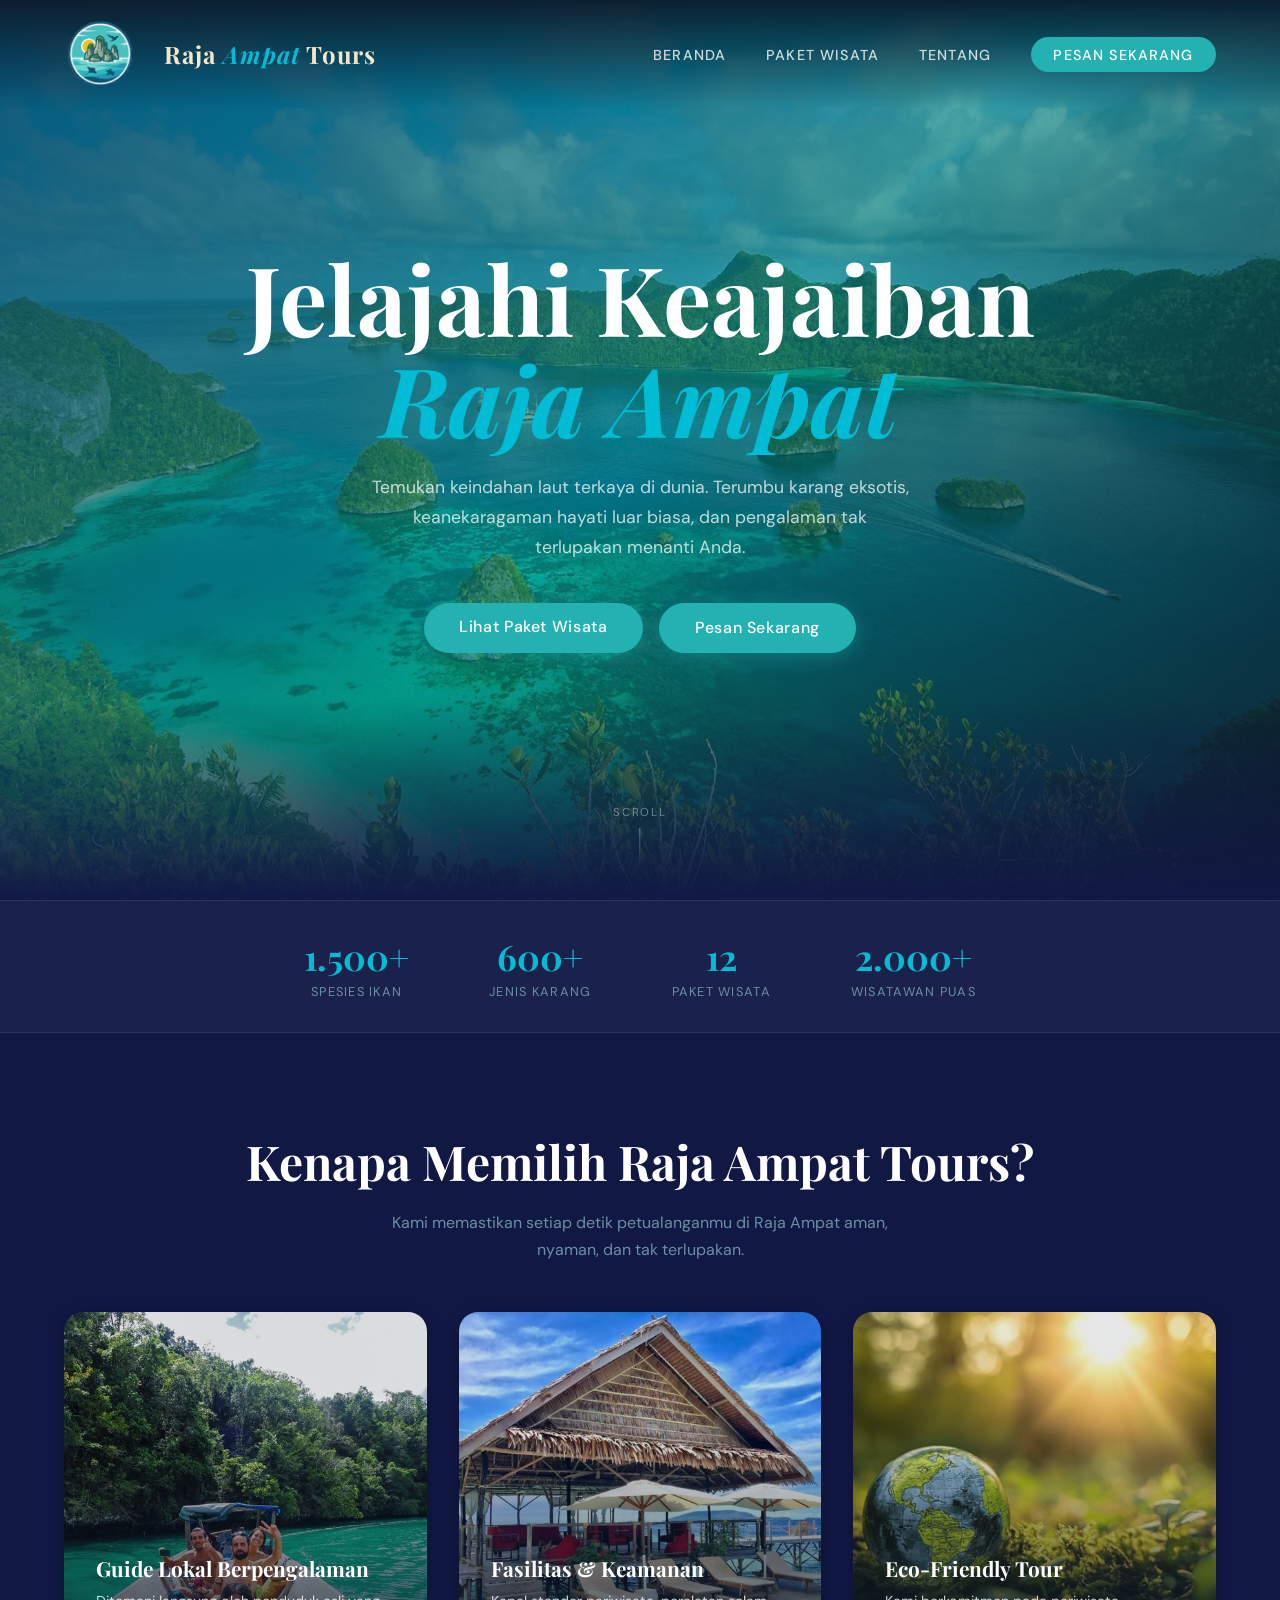
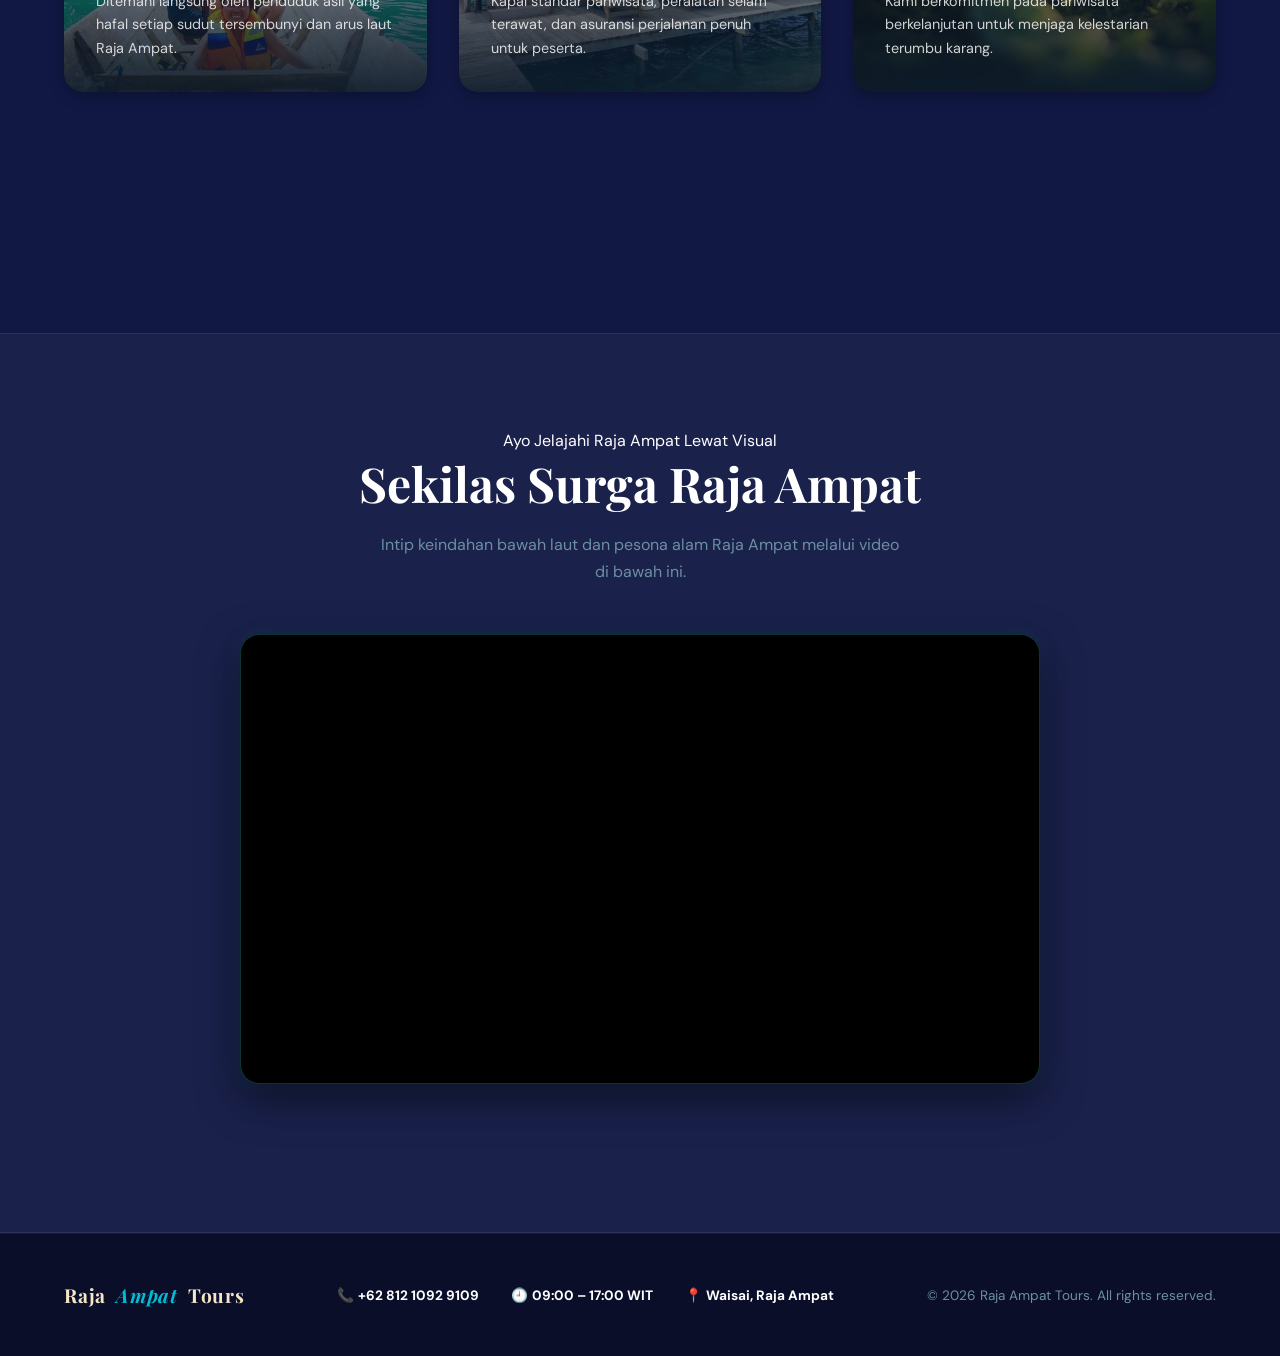
<file: index.html>
<!DOCTYPE html>
<html lang="id">
<head>
  <meta charset="UTF-8">
  <meta name="viewport" content="width=device-width, initial-scale=1.0">
  <title>Raja Ampat - Beranda</title>
  <link href="https://fonts.googleapis.com/css2?family=Playfair+Display:ital,wght@0,400;0,700;1,400&family=DM+Sans:wght@300;400;500&display=swap" rel="stylesheet">
  <link rel="stylesheet" href="style.css">
</head>
<body>

<nav>
  <div class="logo">
  <img src="logo.png" alt="Logo Raja Ampat" class="logo-icon">
  <div>Raja <span>Ampat</span> Tours</div>
</div>
  <ul>
    <li><a href="index.html">Beranda</a></li>
    <li><a href="paket.html">Paket Wisata</a></li>
    <li><a href="about.html">Tentang</a></li>
    <li><a href="pesan.html" class="nav-cta">Pesan Sekarang</a></li>
  </ul>
</nav>

<section id="home" class="hero">
  <div class="hero-bg"></div>
  <div class="hero-content">
    <h1>Jelajahi Keajaiban<br><em>Raja Ampat</em></h1>
    <p>Temukan keindahan laut terkaya di dunia. Terumbu karang eksotis, keanekaragaman hayati luar biasa, dan pengalaman tak terlupakan menanti Anda.</p>
    <div class="hero-btns">
      <a href="paket.html" class="btn-primary">Lihat Paket Wisata</a>
      <a href="pesan.html" class="btn-outline">Pesan Sekarang</a>
    </div>
  </div>
  <div class="scroll-hint">Scroll</div>
</section>

<div class="stats-bar">
  <div class="stat"><div class="stat-num">1.500+</div><div class="stat-label">Spesies Ikan</div></div>
  <div class="stat"><div class="stat-num">600+</div><div class="stat-label">Jenis Karang</div></div>
  <div class="stat"><div class="stat-num">12</div><div class="stat-label">Paket Wisata</div></div>
  <div class="stat"><div class="stat-num">2.000+</div><div class="stat-label">Wisatawan Puas</div></div>
</div>

<section id="keunggulan">
  <div class="section-title">Kenapa Memilih Raja Ampat Tours?</div>
  <p class="section-sub">Kami memastikan setiap detik petualanganmu di Raja Ampat aman, nyaman, dan tak terlupakan.</p>
  
  <div class="features-grid">
    <div class="feature-card bg-guide">
      <div class="feature-content">
        <h3>Guide Lokal Berpengalaman</h3>
        <p>Ditemani langsung oleh penduduk asli yang hafal setiap sudut tersembunyi dan arus laut Raja Ampat.</p>
      </div>
    </div>

    <div class="feature-card bg-facility">
      <div class="feature-content">
        <h3>Fasilitas & Keamanan</h3>
        <p>Kapal standar pariwisata, peralatan selam terawat, dan asuransi perjalanan penuh untuk peserta.</p>
      </div>
    </div>

    <div class="feature-card bg-eco">
      <div class="feature-content">
        <h3>Eco-Friendly Tour</h3>
        <p>Kami berkomitmen pada pariwisata berkelanjutan untuk menjaga kelestarian terumbu karang.</p>
      </div>  
    </div>
  </div>
</section>

<section id="video-highlight">
  <div class="section-tag">Ayo Jelajahi Raja Ampat Lewat Visual</div>
  <div class="section-title">Sekilas Surga Raja Ampat</div>
  <p class="section-sub">Intip keindahan bawah laut dan pesona alam Raja Ampat melalui video di bawah ini.</p>

  <div class="yt-wrapper">
    <div class="yt-container">
      <iframe src="https://www.youtube.com/embed/QvCOu0FZ6Dg" 
              title="YouTube video player" frameborder="0" 
              allow="accelerometer; autoplay; clipboard-write; encrypted-media; gyroscope; picture-in-picture; loop; muted" 
              allowfullscreen>
      </iframe>
    </div>
  </div>
</section>

<footer>
  <div class="logo">Raja <span>Ampat</span> Tours</div>
  <div class="contacts">
    <span>📞 <strong>+62 812 1092 9109</strong></span>
    <span>🕘 <strong>09:00 – 17:00 WIT</strong></span>
    <span>📍 <strong>Waisai, Raja Ampat</strong></span>
  </div>
  <p>© 2026 Raja Ampat Tours. All rights reserved.</p>
</footer>

<script src="script.js"></script>
</body>
</html>
</file>
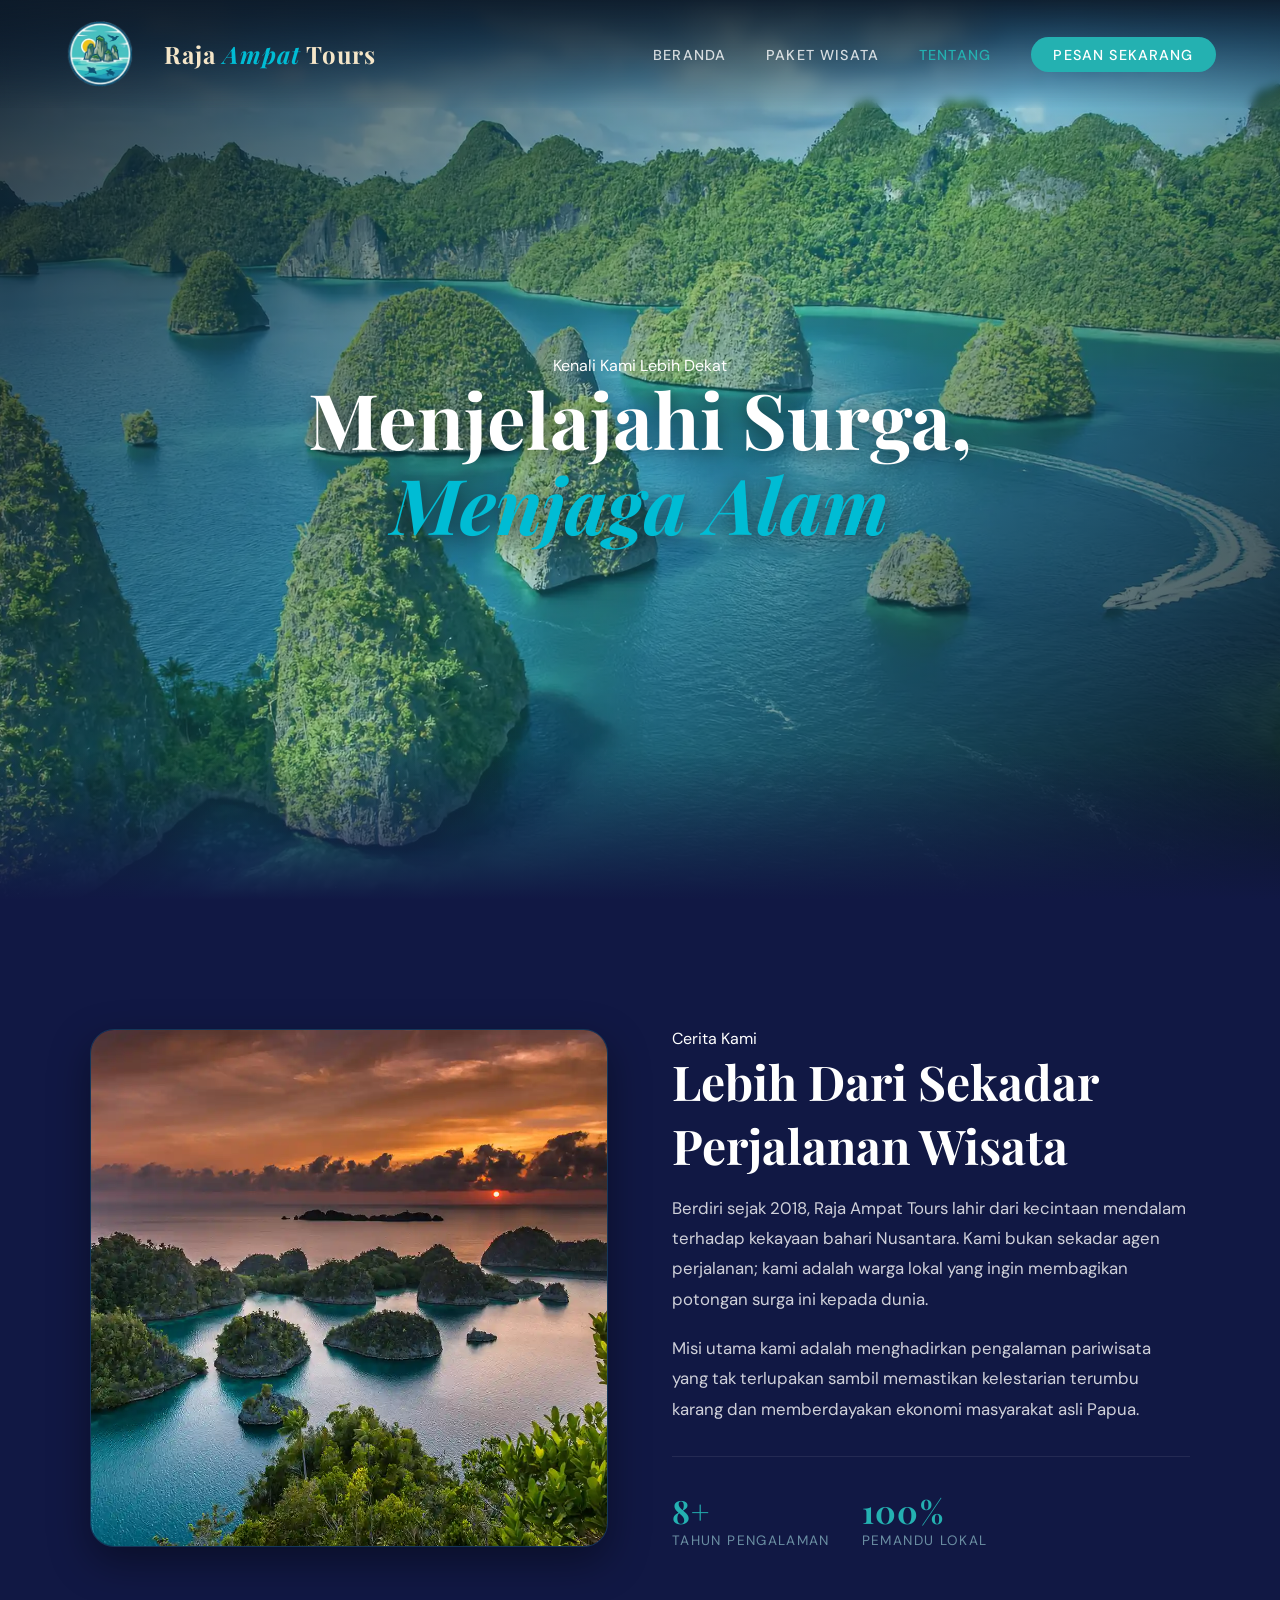
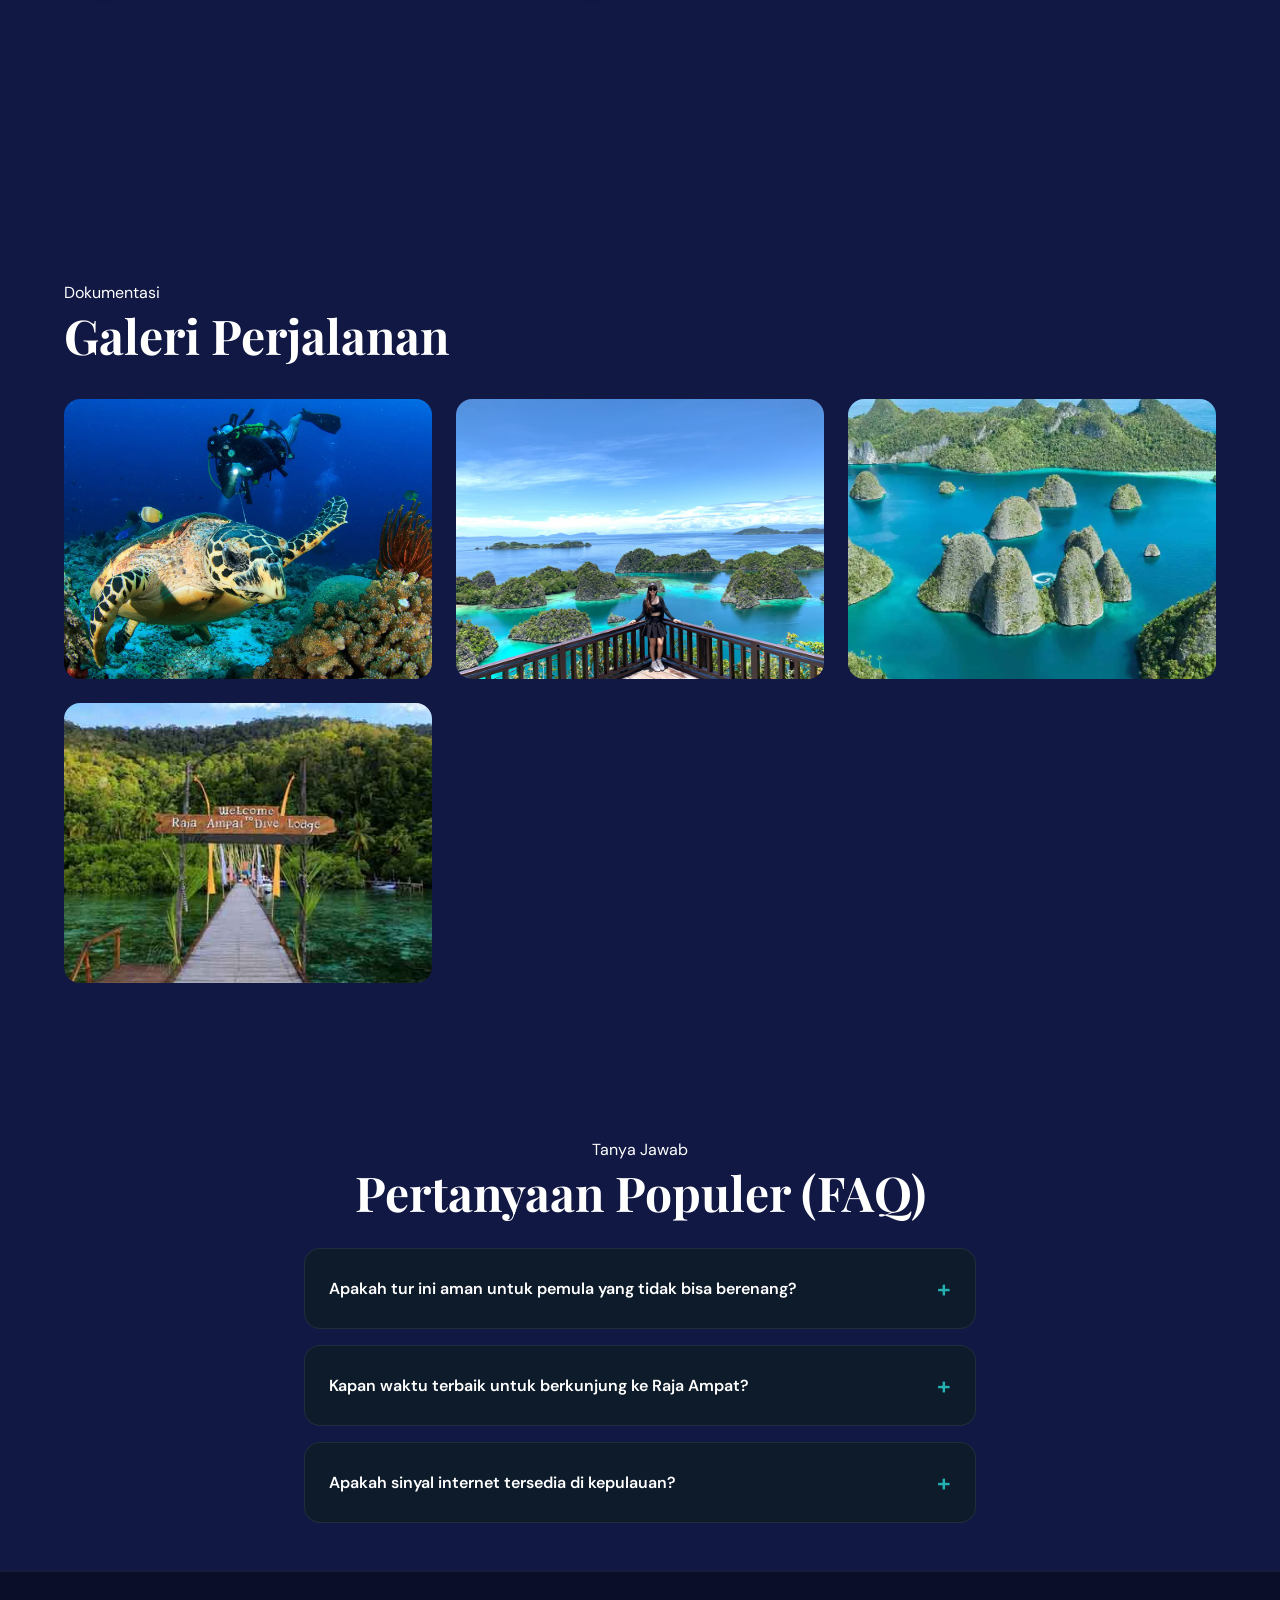
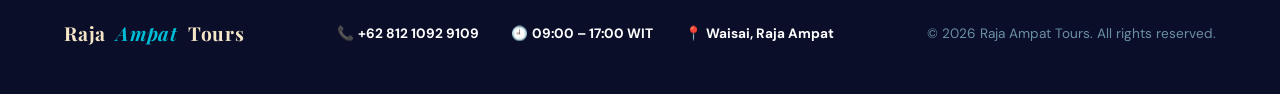
<file: about.html>
<!DOCTYPE html>
<html lang="id">
<head>
  <meta charset="UTF-8">
  <meta name="viewport" content="width=device-width, initial-scale=1.0">
  <title>Raja Ampat - Tentang Kami</title>
  <link href="https://fonts.googleapis.com/css2?family=Playfair+Display:ital,wght@0,400;0,700;1,400&family=DM+Sans:wght@300;400;500&display=swap" rel="stylesheet">
  <link rel="stylesheet" href="style.css">
</head>
<body>

<nav>
  <div class="logo">
    <img src="logo.png" alt="Logo Raja Ampat" class="logo-icon">
    <div>Raja <span>Ampat</span> Tours</div>
  </div>
  <ul>
    <li><a href="index.html">Beranda</a></li>
    <li><a href="paket.html">Paket Wisata</a></li>
    <li><a href="about.html" style="color: var(--brand);">Tentang</a></li>
    <li><a href="pesan.html" class="nav-cta">Pesan Sekarang</a></li>
  </ul>
</nav>

<section id="about-hero">
  <div class="about-hero-bg"></div>
  <div class="about-hero-content">
    <div class="hero-tag">Kenali Kami Lebih Dekat</div>
    <h1>Menjelajahi Surga,<br><em>Menjaga Alam</em></h1>
  </div>
</section>

<section id="about-story">
  <div class="story-layout">
    <div class="story-img">
      <img src="pemandangan.jpg" alt="Pemandangan Raja Ampat">
    </div>
    <div class="story-text">
      <div class="section-tag">Cerita Kami</div>
      <div class="section-title">Lebih Dari Sekadar Perjalanan Wisata</div>
      <p>Berdiri sejak 2018, Raja Ampat Tours lahir dari kecintaan mendalam terhadap kekayaan bahari Nusantara. Kami bukan sekadar agen perjalanan; kami adalah warga lokal yang ingin membagikan potongan surga ini kepada dunia.</p>
      <p>Misi utama kami adalah menghadirkan pengalaman pariwisata yang tak terlupakan sambil memastikan kelestarian terumbu karang dan memberdayakan ekonomi masyarakat asli Papua.</p>
      <div class="story-stats">
        <div class="s-stat"><span>8+</span>Tahun Pengalaman</div>
        <div class="s-stat"><span>100%</span>Pemandu Lokal</div>
      </div>
    </div>
  </div>
</section>

<section id="about-gallery">
  <div class="section-tag">Dokumentasi</div>
  <div class="section-title">Galeri Perjalanan</div>
  <div class="gallery-grid">
    <div class="gal-item"><img src="galeri1.jpg" alt="Gallery"></div>
    <div class="gal-item"><img src="galeri2.jpg" alt="Gallery"></div>
    <div class="gal-item"><img src="galeri3.jpg" alt="Gallery"></div>
    <div class="gal-item"><img src="galeri4.jpg" alt="Gallery"></div>
  </div>
</section>

<section id="about-faq">
  <div class="section-tag" style="text-align: center;">Tanya Jawab</div>
  <div class="section-title" style="text-align: center;">Pertanyaan Populer (FAQ)</div>
  <div class="faq-container">
    <div class="faq-item">
      <div class="faq-question">Apakah tur ini aman untuk pemula yang tidak bisa berenang? <span class="faq-icon">+</span></div>
      <div class="faq-answer"><p>Sangat aman! Kami menyediakan life jacket berkualitas tinggi dan instruktur/guide kami akan selalu mendampingi peserta yang belum mahir berenang selama berada di air.</p></div>
    </div>
    <div class="faq-item">
      <div class="faq-question">Kapan waktu terbaik untuk berkunjung ke Raja Ampat? <span class="faq-icon">+</span></div>
      <div class="faq-answer"><p>Waktu terbaik adalah antara bulan Oktober hingga April, karena pada bulan-bulan tersebut kondisi ombak cenderung tenang dan jarak pandang di dalam air sangat jernih untuk diving atau snorkeling.</p></div>
    </div>
    <div class="faq-item">
      <div class="faq-question">Apakah sinyal internet tersedia di kepulauan? <span class="faq-icon">+</span></div>
      <div class="faq-answer"><p>Di Waisai (ibu kota) sinyal 4G cukup stabil. Namun saat kita island hopping ke pulau-pulau kecil seperti Wayag atau Piaynemo, sinyal sangat terbatas. Ini adalah waktu yang tepat untuk digital detox!</p></div>
    </div>
  </div>
</section>

<footer>
  <div class="logo">Raja <span>Ampat</span> Tours</div>
  <div class="contacts">
    <span>📞 <strong>+62 812 1092 9109</strong></span>
    <span>🕘 <strong>09:00 – 17:00 WIT</strong></span>
    <span>📍 <strong>Waisai, Raja Ampat</strong></span>
  </div>
  <p>© 2026 Raja Ampat Tours. All rights reserved.</p>
</footer>

<script src="script.js"></script>
</body>
</html>
</file>
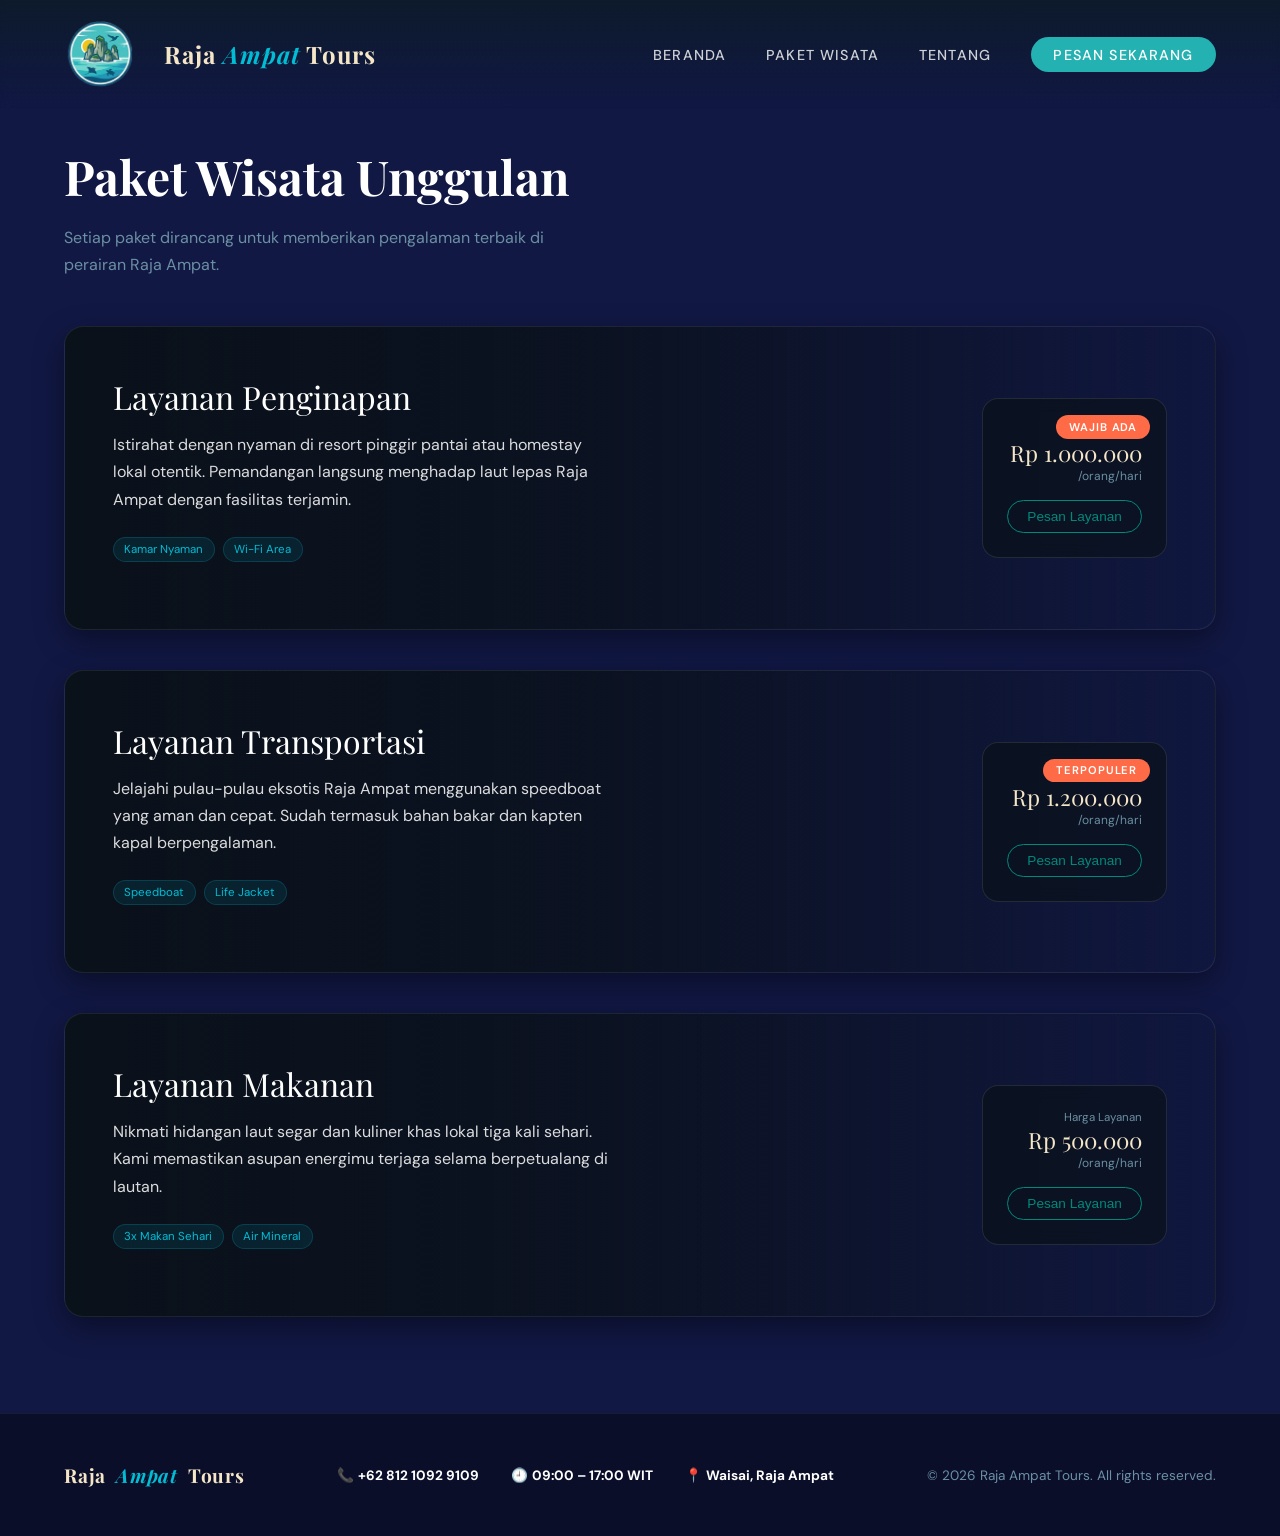
<file: paket.html>
<!DOCTYPE html>
<html lang="id">
<head>
  <meta charset="UTF-8">
  <meta name="viewport" content="width=device-width, initial-scale=1.0">
  <title>Raja Ampat - Paket Wisata</title>
  <link href="https://fonts.googleapis.com/css2?family=Playfair+Display:ital,wght@0,400;0,700;1,400&family=DM+Sans:wght@300;400;500&display=swap" rel="stylesheet">
  <link rel="stylesheet" href="style.css">
</head>
<body>

<nav>
  <div class="logo">
  <img src="logo.png" alt="Logo Raja Ampat" class="logo-icon">
  <div>Raja <span>Ampat</span> Tours</div>
</div>
  <ul>
    <li><a href="index.html">Beranda</a></li>
    <li><a href="paket.html">Paket Wisata</a></li>
    <li><a href="about.html">Tentang</a></li>
    <li><a href="pesan.html" class="nav-cta">Pesan Sekarang</a></li>
  </ul>
</nav>

<section id="paket">
  <div class="packages-header">
    <div>
      <div class="section-title">Paket Wisata Unggulan</div>
      <p class="section-sub">Setiap paket dirancang untuk memberikan pengalaman terbaik di perairan Raja Ampat.</p>
    </div>
  </div>
  <div class="packages-list">
    <div class="pkg-card-wide bg-penginapan">
      <div class="pkg-left">
        <div class="pkg-title">Layanan Penginapan</div>
        <p class="pkg-desc">Istirahat dengan nyaman di resort pinggir pantai atau homestay lokal otentik. Pemandangan langsung menghadap laut lepas Raja Ampat dengan fasilitas terjamin.</p>
        <div class="pkg-services">
          <span class="svc-tag">Kamar Nyaman</span>
          <span class="svc-tag">Wi-Fi Area</span>
        </div>
      </div>
      <div class="pkg-right">
        <span class="pkg-badge">Wajib Ada</span>
        <div class="pkg-price">
          <div class="from">Harga Layanan</div>
          <div class="amount">Rp 1.000.000</div>
          <div class="per">/orang/hari</div>
        </div>
        <a href="pesan.html"><button class="btn-book">Pesan Layanan</button></a>
      </div>
    </div>
    <div class="pkg-card-wide bg-transportasi">
      <div class="pkg-left">
        <div class="pkg-title">Layanan Transportasi</div>
        <p class="pkg-desc">Jelajahi pulau-pulau eksotis Raja Ampat menggunakan speedboat yang aman dan cepat. Sudah termasuk bahan bakar dan kapten kapal berpengalaman.</p>
        <div class="pkg-services">
          <span class="svc-tag">Speedboat</span>
          <span class="svc-tag">Life Jacket</span>
        </div>
      </div>
      <div class="pkg-right">
        <span class="pkg-badge">Terpopuler</span>
        <div class="pkg-price">
          <div class="from">Harga Layanan</div>
          <div class="amount">Rp 1.200.000</div>
          <div class="per">/orang/hari</div>
        </div>
        <a href="pesan.html"><button class="btn-book">Pesan Layanan</button></a>
      </div>
    </div>
    <div class="pkg-card-wide bg-makanan">
      <div class="pkg-left">
        <div class="pkg-title">Layanan Makanan</div>
        <p class="pkg-desc">Nikmati hidangan laut segar dan kuliner khas lokal tiga kali sehari. Kami memastikan asupan energimu terjaga selama berpetualang di lautan.</p>
        <div class="pkg-services">
          <span class="svc-tag">3x Makan Sehari</span>
          <span class="svc-tag">Air Mineral</span>
        </div>
      </div>
      <div class="pkg-right">
        <div class="pkg-price">
          <div class="from">Harga Layanan</div>
          <div class="amount">Rp 500.000</div>
          <div class="per">/orang/hari</div>
        </div>
        <a href="pesan.html"><button class="btn-book">Pesan Layanan</button></a>
      </div>
    </div>
  </div>
</section>

<footer>
  <div class="logo">Raja <span>Ampat</span> Tours</div>
  <div class="contacts">
    <span>📞 <strong>+62 812 1092 9109</strong></span>
    <span>🕘 <strong>09:00 – 17:00 WIT</strong></span>
    <span>📍 <strong>Waisai, Raja Ampat</strong></span>
  </div>
  <p>© 2026 Raja Ampat Tours. All rights reserved.</p>
</footer>

<script src="script.js"></script>
</body>
</html>
</file>
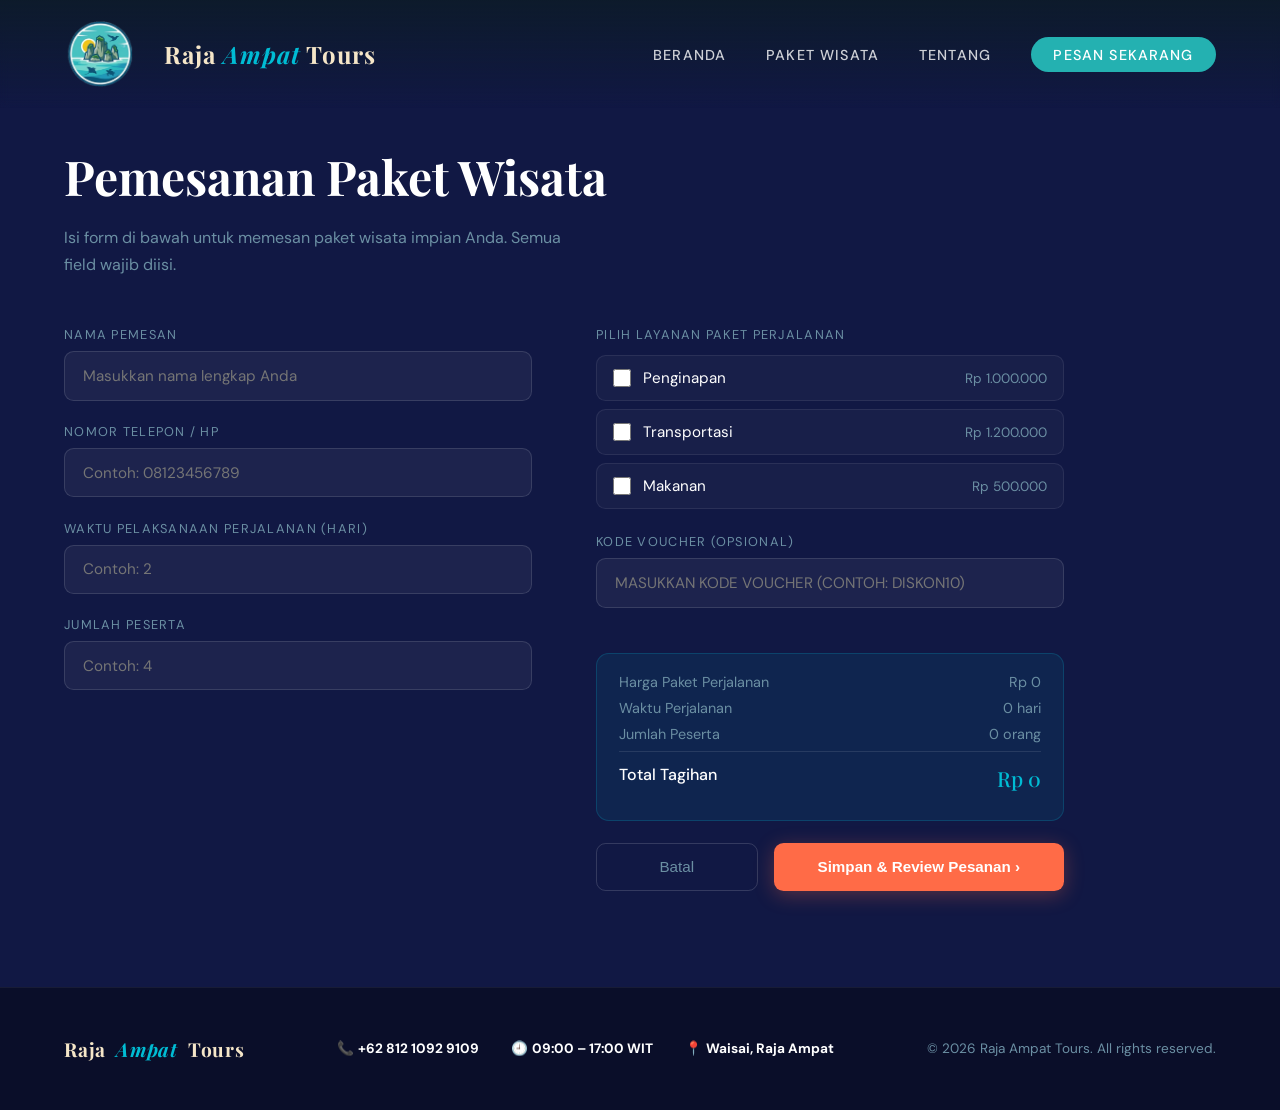
<file: pesan.html>
<!DOCTYPE html>
<html lang="id">
<head>
  <meta charset="UTF-8">
  <meta name="viewport" content="width=device-width, initial-scale=1.0">
  <title>Raja Ampat - Pemesanan</title>
  <link href="https://fonts.googleapis.com/css2?family=Playfair+Display:ital,wght@0,400;0,700;1,400&family=DM+Sans:wght@300;400;500&display=swap" rel="stylesheet">
  <link rel="stylesheet" href="style.css">
</head>
<body>

<nav>
  <div class="logo">
  <img src="logo.png" alt="Logo Raja Ampat" class="logo-icon">
  <div>Raja <span>Ampat</span> Tours</div>
</div>
  <ul>
    <li><a href="index.html">Beranda</a></li>
    <li><a href="paket.html">Paket Wisata</a></li>
    <li><a href="about.html">Tentang</a></li>
    <li><a href="pesan.html" class="nav-cta">Pesan Sekarang</a></li>
  </ul>
</nav>

<section id="pesan">
  <div class="section-title">Pemesanan Paket Wisata</div>
  <p class="section-sub">Isi form di bawah untuk memesan paket wisata impian Anda. Semua field wajib diisi.</p>
  <div class="form-layout">
    <div>
      <div class="form-group">
        <label>Nama Pemesan</label>
        <input type="text" id="nama" placeholder="Masukkan nama lengkap Anda">
      </div>
      <div class="form-group">
        <label>Nomor Telepon / HP</label>
        <input type="tel" id="telp" placeholder="Contoh: 08123456789">
      </div>
      <div class="form-group">
        <label>Waktu Pelaksanaan Perjalanan (hari)</label>
        <input type="number" id="waktu" placeholder="Contoh: 2" min="1" oninput="hitungTagihan()">
      </div>
      <div class="form-group">
        <label>Jumlah Peserta</label>
        <input type="number" id="peserta" placeholder="Contoh: 4" min="1" oninput="hitungTagihan()">
      </div>
    </div>
    <div>
      <div class="form-group services-group">
        <label style="text-transform:uppercase;letter-spacing:0.1em;font-size:0.8rem;color:var(--muted);margin-bottom:0.75rem;display:block;">Pilih Layanan Paket Perjalanan</label>
        <label class="check-label">
          <input type="checkbox" id="penginapan" value="1000000" onchange="hitungTagihan()">
          Penginapan
          <span class="svc-price">Rp 1.000.000</span>
        </label>
        <label class="check-label">
          <input type="checkbox" id="transportasi" value="1200000" onchange="hitungTagihan()">
          Transportasi
          <span class="svc-price">Rp 1.200.000</span>
        </label>
        <label class="check-label">
          <input type="checkbox" id="makanan" value="500000" onchange="hitungTagihan()">
          Makanan
          <span class="svc-price">Rp 500.000</span>
        </label>
      </div>
      <div class="form-group" style="margin-top: 1.5rem;">
        <label>Kode Voucher (Opsional)</label>
        <input type="text" id="voucher" placeholder="Masukkan kode voucher (contoh: DISKON10)" oninput="hitungTagihan()" style="text-transform: uppercase;">
        <small id="voucherMessage" style="display: block; margin-top: 0.25rem; font-size: 0.8rem; font-weight: 500; min-height: 1.2rem;"></small>
      </div>
      <div class="total-box">
        <div class="total-row"><span>Harga Paket Perjalanan</span><span id="hargaPaket">Rp 0</span></div>
        <div class="total-row"><span>Waktu Perjalanan</span><span id="infoWaktu">0 hari</span></div>
        <div class="total-row"><span>Jumlah Peserta</span><span id="infoPeserta">0 orang</span></div>
        <div class="total-row" id="rowDiskon" style="display: none; color: var(--coral);">
          <span>Potongan Voucher</span>
          <span id="nilaiDiskon">-Rp 0</span>
        </div>
        <div class="total-row main">
          <span>Total Tagihan</span>
          <span class="total-amount" id="totalTagihan">Rp 0</span>
        </div>
      </div>
      <div class="form-btns">
        <button class="btn-reset" onclick="resetForm()">Batal</button>
        <button class="btn-submit" onclick="simpanPesanan()">Simpan & Review Pesanan ›</button>
      </div>
    </div>
  </div>
</section>

<div class="modal-overlay" id="modalOverlay">
  <div class="modal" id="modalContainer">
    <div id="modalConfirmState">
      <h3>📋 Konfirmasi Reservasi</h3>
      <div id="resumeContent"></div>
      <div class="modal-total">
        <div class="label">Total Tagihan</div>
        <div class="val" id="modalTotal">Rp 0</div>
      </div>
      <p style="font-size:0.82rem;color:var(--muted);text-align:center;margin-bottom:1rem;">Apakah Anda ingin mengonfirmasi pesanan ini?</p>
      <div class="modal-btns">
        <button class="btn-no" onclick="tutupModal()">Cancel</button>
        <button class="btn-yes" onclick="konfirmasiPesanan()">Konfirmasi</button>
      </div>
    </div>

    <div id="modalSuccessState" style="display: none; text-align: center; padding: 3rem 0;">
      <div class="animated-check">
        <svg viewBox="0 0 52 52">
          <circle class="checkmark-circle" cx="26" cy="26" r="25" fill="none"/>
          <path class="checkmark-check" fill="none" d="M14.1 27.2l7.1 7.2 16.7-16.8"/>
        </svg>
      </div>
      <h3 style="margin-top: 1.5rem; color: var(--sky);">Pesanan Berhasil!</h3>
      <p style="color: var(--muted); font-size: 0.9rem;">Menyiapkan tiket virtual...</p>
    </div>

    <div id="modalTicketState" style="display: none;">
    </div>
    </div>
  </div>
</div>

<footer>
  <div class="logo">Raja <span>Ampat</span> Tours</div>
  <div class="contacts">
    <span>📞 <strong>+62 812 1092 9109</strong></span>
    <span>🕘 <strong>09:00 – 17:00 WIT</strong></span>
    <span>📍 <strong>Waisai, Raja Ampat</strong></span>
  </div>
  <p>© 2026 Raja Ampat Tours. All rights reserved.</p>
</footer>

<script src="script.js"></script>
</body>
</html>
</file>
<file: style.css>
:root {
  --ocean: #0a4f6e;
  --teal: #00897b;
  --sky: #00bcd4;
  --sand: #f5e6c8;
  --coral: #ff6b47;
  --white: #ffffff;
  --dark: #111844;
  --muted: #6b8fa3;
  --border: rgba(255, 255, 255, 0.08);
  --brand: #24B1B1;
  --dark-surface: #0d1b2a;
}
* { margin: 0; padding: 0; box-sizing: border-box; }
body {
  font-family: 'DM Sans', sans-serif;
  background: var(--dark);
  color: var(--white);
  overflow-x: hidden;
}
nav {
  position: fixed; top: 0; width: 100%; z-index: 100;
  display: flex; align-items: center; justify-content: space-between;
  padding: 1.2rem 4rem;
  background: linear-gradient(180deg, rgba(13,27,42,0.95) 0%, transparent 100%);
  backdrop-filter: blur(4px);
}
.logo {
  display: flex;
  align-items: center; 
  gap: 30px; 
  font-family: 'Playfair Display', serif;
  font-size: 1.5rem; 
  font-weight: 700; 
  letter-spacing: 0.04em;
  color: var(--sand);
}
.logo span { 
  color: var(--sky); 
  font-style: italic; 
}
.logo-icon {
  width: 70px;
  height: 70px;
  object-fit: contain;
}
nav ul { display: flex; gap: 2.5rem; list-style: none; }
nav ul a {
  color: rgba(255,255,255,0.8); text-decoration: none;
  font-size: 0.9rem; font-weight: 500; letter-spacing: 0.08em; text-transform: uppercase;
  transition: color 0.2s;
}
nav ul a:hover { color: var(--sky); }
.nav-cta {
  background: var(--brand) !important;
  color: white !important;
  padding: 0.55rem 1.4rem; 
  border-radius: 2rem;
  transition: background 0.2s;
}
.nav-cta:hover { 
  background: #1e9696 !important;
  color: white !important; 
}
.hero {
  height: 100vh; position: relative;
  display: flex; align-items: center; justify-content: center;
  overflow: hidden;
}
.hero-bg {
  position: absolute; inset: 0;
  background: 
    linear-gradient(135deg, rgba(10,79,110,0.85) 0%, rgba(0,137,123,0.6) 50%, rgba(13,27,42,0.9) 100%),
    url('background.jpg') center/cover no-repeat;
}
.hero-bg::after {
  content: '';
  position: absolute; bottom: 0; left: 0; right: 0; height: 200px;
  background: linear-gradient(to top, var(--dark) 0%, transparent 100%);
}
.hero-content {
  position: relative; text-align: center; padding: 0 2rem;
  animation: fadeUp 1s ease both;
}
.hero h1 {
  font-family: 'Playfair Display', serif;
  font-size: clamp(3rem, 8vw, 6rem); line-height: 1.05;
  font-weight: 700;
  margin-bottom: 1.5rem;
}
.hero h1 em { color: var(--sky); font-style: italic; }
.hero p {
  font-size: 1.1rem; color: rgba(255,255,255,0.75);
  max-width: 540px; margin: 0 auto 2.5rem; line-height: 1.7;
}
.hero-btns { display: flex; gap: 1rem; justify-content: center; flex-wrap: wrap; }
.btn-primary {
  background: var(--brand); 
  color: white;
  padding: 0.85rem 2.2rem; 
  border-radius: 3rem;
  text-decoration: none; 
  font-weight: 500; 
  letter-spacing: 0.04em;
  transition: transform 0.2s, box-shadow 0.2s, background 0.2s;
  box-shadow: 0 4px 20px rgba(36, 177, 177, 0.4);
}
.btn-primary:hover { 
  transform: translateY(-2px); 
  box-shadow: 0 8px 30px rgba(36, 177, 177, 0.6); 
  background: #1e9696;
}
.btn-outline {
  background: var(--brand);
  border: 1.5px solid var(--brand); 
  color: white;
  padding: 0.85rem 2.2rem; 
  border-radius: 3rem;
  text-decoration: none; 
  font-weight: 500;
  letter-spacing: 0.04em;
  transition: transform 0.2s, box-shadow 0.2s, background 0.2s;
  box-shadow: 0 4px 20px rgba(36, 177, 177, 0.4);
}
.btn-outline:hover { 
  transform: translateY(-2px);
  box-shadow: 0 8px 30px rgba(36, 177, 177, 0.6);
  background: #1e9696;
  border-color: #1e9696;
}
.scroll-hint {
  position: absolute; bottom: 2rem; left: 50%; transform: translateX(-50%);
  display: flex; flex-direction: column; align-items: center; gap: 0.5rem;
  color: rgba(255,255,255,0.4); font-size: 0.72rem; letter-spacing: 0.15em; text-transform: uppercase;
  animation: bob 2s ease-in-out infinite;
}
.scroll-hint::after {
  content: ''; width: 1px; height: 40px;
  background: linear-gradient(to bottom, rgba(255,255,255,0.4), transparent);
}
.stats-bar {
  background: rgba(255,255,255,0.04);
  border-top: 1px solid var(--border);
  border-bottom: 1px solid var(--border);
  padding: 2rem 4rem;
  display: flex; justify-content: center; gap: 5rem;
}
.stat { text-align: center; }
.stat-num {
  font-family: 'Playfair Display', serif;
  font-size: 2.2rem; font-weight: 700; color: var(--sky);
}
.stat-label { font-size: 0.8rem; color: var(--muted); letter-spacing: 0.1em; text-transform: uppercase; margin-top: 0.2rem; }
section { padding: 6rem 4rem; min-height: 100vh; }
.section-title {
  font-family: 'Playfair Display', serif;
  
  font-size: clamp(2rem, 4vw, 3rem); font-weight: 700; margin-bottom: 1rem;
}
.section-sub { color: var(--muted); max-width: 520px; line-height: 1.7; }
#paket { 
  background: var(--dark); 
  padding-top: 9rem;
}
.packages-header { display: flex; justify-content: space-between; align-items: flex-end; margin-bottom: 3rem; }
.packages-grid {
  display: grid; grid-template-columns: repeat(auto-fill, minmax(300px, 1fr)); gap: 1.5rem;
}
.pkg-card {
  background: rgba(255,255,255,0.04);
  border: 1px solid var(--border);
  border-radius: 1.2rem; overflow: hidden;
  transition: transform 0.3s, border-color 0.3s;
}
.pkg-card:hover { transform: translateY(-6px); border-color: rgba(0,188,212,0.3); }
.pkg-img {
  height: 200px; position: relative; overflow: hidden;
  background: linear-gradient(135deg, var(--ocean), var(--teal));
  display: flex; align-items: center; justify-content: center;
}
.pkg-img-placeholder {
  width: 100%; height: 100%;
  background: linear-gradient(135deg, #0a4f6e 0%, #00897b 100%);
  display: flex; align-items: center; justify-content: center;
  font-size: 3rem;
}
.pkg-badge {
  position: absolute; top: 1rem; right: 1rem;
  background: var(--coral); color: white;
  font-size: 0.7rem; font-weight: 600; letter-spacing: 0.08em; text-transform: uppercase;
  padding: 0.3rem 0.8rem; border-radius: 2rem;
}
.pkg-body { padding: 1.5rem; }
.pkg-title { font-family: 'Playfair Display', serif; font-size: 1.2rem; margin-bottom: 0.5rem; }
.pkg-desc { color: var(--muted); font-size: 0.88rem; line-height: 1.6; margin-bottom: 1.2rem; }
.pkg-services {
  display: flex; gap: 0.5rem; flex-wrap: wrap; margin-bottom: 1.2rem;
}
.svc-tag {
  background: rgba(0,188,212,0.1); color: var(--sky);
  font-size: 0.72rem; padding: 0.25rem 0.65rem; border-radius: 2rem;
  border: 1px solid rgba(0,188,212,0.2);
}
.pkg-footer { display: flex; align-items: center; justify-content: space-between; }
.pkg-price .from { font-size: 0.72rem; color: var(--muted); }
.pkg-price .amount { font-family: 'Playfair Display', serif; font-size: 1.4rem; color: var(--sand); }
.pkg-price .per { font-size: 0.75rem; color: var(--muted); }
.btn-book {
  background: transparent; border: 1.5px solid var(--teal); color: var(--teal);
  padding: 0.5rem 1.2rem; border-radius: 2rem; cursor: pointer;
  font-size: 0.85rem; font-weight: 500;
  transition: background 0.2s, color 0.2s;
}
.btn-book:hover { background: var(--teal); color: white; }
#video {
  background: linear-gradient(135deg, rgba(10,79,110,0.3), rgba(0,137,123,0.2));
  text-align: center; padding: 5rem 4rem;
}
.video-grid { display: grid; grid-template-columns: repeat(auto-fill, minmax(280px, 1fr)); gap: 1.2rem; margin-top: 3rem; }
.video-card {
  background: rgba(0,0,0,0.3); border: 1px solid var(--border);
  border-radius: 1rem; overflow: hidden; cursor: pointer;
  transition: transform 0.2s;
}
.video-card:hover { transform: scale(1.02); }
.video-thumb {
  height: 160px;
  background: linear-gradient(135deg, #063a52, #00695c);
  display: flex; align-items: center; justify-content: center;
  position: relative;
}
.play-btn {
  width: 52px; height: 52px; border-radius: 50%;
  background: rgba(255,255,255,0.2); backdrop-filter: blur(4px);
  border: 2px solid rgba(255,255,255,0.6);
  display: flex; align-items: center; justify-content: center;
  font-size: 1.2rem; color: white;
}
.video-info { padding: 1rem; text-align: left; }
.video-info h4 { font-size: 0.95rem; margin-bottom: 0.3rem; }
.video-info span { font-size: 0.78rem; color: var(--muted); }
#pesan { 
  background: var(--dark); 
  padding-top: 9rem;
}
.form-layout {
  display: grid; grid-template-columns: 1fr 1fr; gap: 4rem; margin-top: 3rem;
  max-width: 1000px;
}
.form-group { margin-bottom: 1.4rem; }
label {
  display: block; font-size: 0.8rem; letter-spacing: 0.1em; text-transform: uppercase;
  color: var(--muted); margin-bottom: 0.5rem;
}
input[type="text"], input[type="tel"], input[type="date"], input[type="number"], select {
  width: 100%; padding: 0.85rem 1.1rem;
  background: rgba(255,255,255,0.05);
  border: 1px solid rgba(255,255,255,0.12);
  border-radius: 0.6rem; color: white; font-size: 0.95rem;
  font-family: 'DM Sans', sans-serif;
  outline: none; transition: border-color 0.2s;
}
input:focus, select:focus { border-color: var(--sky); }
.services-group label.check-label {
  display: flex; align-items: center; gap: 0.75rem;
  text-transform: none; letter-spacing: 0;
  font-size: 0.95rem; color: var(--white); cursor: pointer;
  padding: 0.75rem 1rem; margin-bottom: 0.5rem;
  background: rgba(255,255,255,0.03);
  border: 1px solid var(--border);
  border-radius: 0.6rem;
  transition: background 0.2s, border-color 0.2s;
}
.services-group label.check-label:hover { background: rgba(0,188,212,0.08); border-color: rgba(0,188,212,0.2); }
.services-group input[type="checkbox"] { width: 18px; height: 18px; accent-color: var(--sky); flex-shrink: 0; }
.svc-price { margin-left: auto; color: var(--muted); font-size: 0.85rem; }
.total-box {
  background: rgba(0,188,212,0.08); border: 1px solid rgba(0,188,212,0.2);
  border-radius: 0.8rem; padding: 1.2rem 1.4rem;
  margin-bottom: 1.4rem;
}
.total-row { display: flex; justify-content: space-between; margin-bottom: 0.5rem; font-size: 0.9rem; color: var(--muted); }
.total-row.main { color: white; font-weight: 500; font-size: 1rem; border-top: 1px solid rgba(255,255,255,0.1); padding-top: 0.75rem; margin-top: 0.5rem; }
.total-amount { font-family: 'Playfair Display', serif; font-size: 1.3rem; color: var(--sky); }
.form-btns { display: flex; gap: 1rem; margin-top: 0.5rem; }
.btn-reset {
  flex: 1; padding: 0.9rem; border: 1.5px solid rgba(255,255,255,0.15);
  background: transparent; color: var(--muted); border-radius: 0.6rem;
  cursor: pointer; font-size: 0.95rem; transition: border-color 0.2s;
}
.btn-reset:hover { border-color: var(--coral); color: var(--coral); }
.btn-submit {
  flex: 2; padding: 0.9rem; background: var(--coral);
  border: none; color: white; border-radius: 0.6rem;
  cursor: pointer; font-size: 0.95rem; font-weight: 600;
  box-shadow: 0 4px 20px rgba(255,107,71,0.3);
  transition: transform 0.2s;
}
.btn-submit:hover { transform: translateY(-1px); }
.modal-overlay {
  display: none; position: fixed; inset: 0; z-index: 200;
  background: rgba(0,0,0,0.7); backdrop-filter: blur(6px);
  align-items: center; justify-content: center;
}
.modal-overlay.show { display: flex; }
.modal {
  background: var(--dark-surface); border: 1px solid rgba(0,188,212,0.3);
  border-radius: 1.2rem; padding: 2.5rem; max-width: 480px; width: 90%;
  animation: fadeUp 0.3s ease;
}
.modal h3 {
  font-family: 'Playfair Display', serif; font-size: 1.4rem;
  text-align: center; margin-bottom: 1.5rem; color: var(--sky);
}
.resume-row { display: flex; justify-content: space-between; padding: 0.6rem 0; border-bottom: 1px solid rgba(255,255,255,0.06); font-size: 0.92rem; }
.resume-row:last-of-type { border: none; }
.resume-label { color: var(--muted); }
.resume-val { color: white; font-weight: 500; text-align: right; max-width: 55%; }
.modal-total {
  background: rgba(0,188,212,0.08); border: 1px solid rgba(0,188,212,0.2);
  border-radius: 0.6rem; padding: 1rem; margin: 1.2rem 0;
  text-align: center;
}
.modal-total .label { font-size: 0.78rem; color: var(--muted); text-transform: uppercase; letter-spacing: 0.1em; }
.modal-total .val { font-family: 'Playfair Display', serif; font-size: 2rem; color: var(--sky); }
.modal-btns { display: flex; gap: 1rem; margin-top: 1.5rem; }
.btn-no { flex: 1; padding: 0.75rem; background: rgba(255,255,255,0.06); border: 1px solid rgba(255,255,255,0.12); color: var(--muted); border-radius: 0.6rem; cursor: pointer; }
.btn-yes { flex: 1; padding: 0.75rem; background: var(--teal); border: none; color: white; border-radius: 0.6rem; cursor: pointer; font-weight: 600; }
footer {
  background: rgba(0,0,0,0.4); border-top: 1px solid rgba(255,255,255,0.06);
  padding: 3rem 4rem;
  display: flex; justify-content: space-between; align-items: center; flex-wrap: wrap; gap: 1rem;
}
footer .logo { 
    font-size: 1.2rem;
    gap: 10px;
}
footer p { color: var(--muted); font-size: 0.85rem; }
footer .contacts { display: flex; gap: 2rem; }
footer .contacts span { color: var(--muted); font-size: 0.85rem; }
footer .contacts span strong { color: var(--white); }
@keyframes fadeUp {
  from { opacity: 0; transform: translateY(24px); }
  to   { opacity: 1; transform: translateY(0); }
}
@keyframes bob {
  0%, 100% { transform: translateX(-50%) translateY(0); }
  50%       { transform: translateX(-50%) translateY(6px); }
}
#keunggulan { 
  background: var(--dark); 
  text-align: center; 
}
#keunggulan .section-sub { 
  margin: 0 auto 3rem auto;
}
.features-grid {
  display: grid; 
  grid-template-columns: repeat(auto-fit, minmax(280px, 1fr)); 
  gap: 2rem;
}
.feature-card {
  position: relative;
  border-radius: 1.2rem;
  overflow: hidden;
  min-height: 380px;
  display: flex;
  align-items: flex-end;
  transition: transform 0.3s, box-shadow 0.3s;
  box-shadow: 0 4px 15px rgba(0,0,0,0.3);
}
.feature-card:hover {
  transform: translateY(-8px);
  box-shadow: 0 12px 30px rgba(36, 177, 177, 0.4);
}
.bg-guide {
  background: 
    linear-gradient(to top, rgba(13, 27, 42, 0.95) 0%, rgba(13, 27, 42, 0.1) 70%),
    url('guide.jpeg') center/cover no-repeat;
}
.bg-facility {
  background: 
    linear-gradient(to top, rgba(13, 27, 42, 0.95) 0%, rgba(13, 27, 42, 0.1) 70%),
    url('fasilitas.jpeg') center/cover no-repeat;
}
.bg-eco {
  background: 
    linear-gradient(to top, rgba(13, 27, 42, 0.95) 0%, rgba(13, 27, 42, 0.1) 70%),
    url('environment.jpg.jpeg') center/cover no-repeat;
}
.feature-content {
  padding: 2rem;
  text-align: left;
  width: 100%;
}
.feature-card h3 {
  font-family: 'Playfair Display', serif; 
  font-size: 1.3rem; 
  margin-bottom: 0.5rem; 
  color: var(--white);
}
.feature-card p {
  color: rgba(255, 255, 255, 0.8); 
  font-size: 0.9rem; 
  line-height: 1.6;
}
#video-highlight { 
  background: rgba(255,255,255,0.04);
  text-align: center; 
  position: relative;
  border-top: 1px solid var(--border);
  border-bottom: 1px solid var(--border);
}
#video-highlight .section-sub { 
  margin: 0 auto 3rem auto; 
}
.yt-wrapper { 
  max-width: 800px; 
  width: 100%; 
  margin: 0 auto; 
  position: relative;
  z-index: 2;
}
.yt-container {
  position: relative; 
  width: 100%; 
  border-radius: 1.2rem;
  overflow: hidden;
  aspect-ratio: 16 / 9;
  background: #000;
  border: 1px solid rgba(36, 177, 177, 0.3); 
  box-shadow: 0 15px 40px rgba(0, 0, 0, 0.5), 0 0 20px rgba(36, 177, 177, 0.1); 
  transition: all 0.4s ease;
}
.yt-container:hover { 
  border-color: var(--brand); 
  transform: translateY(-8px); 
  box-shadow: 0 20px 50px rgba(0, 0, 0, 0.6), 0 0 40px rgba(36, 177, 177, 0.25); 
}
.yt-container iframe { 
  position: absolute; 
  top: 0; 
  left: 0; 
  width: 100%; 
  height: 100%;
  border: none;
  display: block; 
}
.btn-center { 
  margin-top: 3.5rem; 
  text-align: center; 
}
.packages-list {
  display: flex;
  flex-direction: column;
  gap: 2.5rem;
  max-width: 100%;
  margin: 0 auto;
}
.pkg-card-wide {
  position: relative;
  border-radius: 1.2rem;
  overflow: hidden;
  min-height: 300px;
  display: flex;
  justify-content: space-between;
  align-items: center;
  padding: 3rem;
  box-shadow: 0 10px 30px rgba(0,0,0,0.4);
  border: 1px solid var(--border);
  transition: transform 0.3s ease, border-color 0.3s;
}
.pkg-card-wide:hover {
  transform: translateY(-6px);
  border-color: var(--brand);
}
.bg-penginapan {
  background: 
    linear-gradient(to right, rgba(10, 17, 24, 0.95) 0%, rgba(10, 17, 24, 0.8) 45%, rgba(10, 17, 24, 0.1) 100%), 
    url('https://images.unsplash.com/photo-1499793983690-e29da59ef1c2?w=1200&q=80') center/cover no-repeat;
}
.bg-transportasi {
  background: 
    linear-gradient(to right, rgba(10, 17, 24, 0.95) 0%, rgba(10, 17, 24, 0.8) 45%, rgba(10, 17, 24, 0.1) 100%), 
    url('https://images.unsplash.com/photo-1544551763-46a013bb70d5?w=1200&q=80') center/cover no-repeat;
}
.bg-makanan {
  background: 
    linear-gradient(to right, rgba(10, 17, 24, 0.95) 0%, rgba(10, 17, 24, 0.8) 45%, rgba(10, 17, 24, 0.1) 100%), 
    url('https://images.unsplash.com/photo-1504674900247-0877df9cc836?w=1200&q=80') center/cover no-repeat;
}
.pkg-left {
  max-width: 500px;
  position: relative;
  z-index: 2;
}
.pkg-right {
  position: relative;
  z-index: 2;
  background: rgba(10, 17, 24, 0.65);
  padding: 1.5rem;
  border-radius: 1rem;
  text-align: right;
  backdrop-filter: blur(8px);
  border: 1px solid rgba(255,255,255,0.1);
  display: flex;
  flex-direction: column;
  align-items: flex-end;
  gap: 1rem;
}
.pkg-card-wide .pkg-title {
  font-family: 'Playfair Display', serif;
  font-size: 2rem;
  color: var(--white);
  margin-bottom: 0.8rem;
}
.pkg-card-wide .pkg-desc {
  color: rgba(255,255,255,0.85);
  font-size: 1rem;
  margin-bottom: 1.5rem;
  line-height: 1.7;
}
@media (max-width: 800px) {
  .pkg-card-wide {
    flex-direction: column;
    align-items: flex-start;
    padding: 2rem;
  }
  .bg-penginapan { background: linear-gradient(to top, rgba(10, 17, 24, 0.95) 10%, rgba(10, 17, 24, 0.4) 100%), url('https://images.unsplash.com/photo-1499793983690-e29da59ef1c2?w=800&q=80') center/cover no-repeat; }
  .bg-transportasi { background: linear-gradient(to top, rgba(10, 17, 24, 0.95) 10%, rgba(10, 17, 24, 0.4) 100%), url('https://images.unsplash.com/photo-1544551763-46a013bb70d5?w=800&q=80') center/cover no-repeat; }
  .bg-makanan { background: linear-gradient(to top, rgba(10, 17, 24, 0.95) 10%, rgba(10, 17, 24, 0.4) 100%), url('https://images.unsplash.com/photo-1504674900247-0877df9cc836?w=800&q=80') center/cover no-repeat; }
  .pkg-left { margin-bottom: 2rem; }
  .pkg-right {
    width: 100%;
    text-align: left;
    align-items: flex-start;
  }
}
#about-hero {
  height: 100vh;
  position: relative;
  display: flex;
  align-items: center;
  justify-content: center;
  overflow: hidden;
  margin-bottom: 2rem;
}
.about-hero-bg {
  position: absolute; inset: 0;
  background: 
    linear-gradient(135deg, rgba(10,17,24,0.85) 0%, rgba(36,177,177,0.3) 50%, rgba(10,17,24,0.95) 100%),
    url('pemandangan1.jpg') center/cover no-repeat;
}
.about-hero-bg::after {
  content: ''; position: absolute; bottom: 0; left: 0; right: 0; height: 150px;
  background: linear-gradient(to top, var(--dark) 0%, transparent 100%);
}
.about-hero-content {
  position: relative; z-index: 2; text-align: center;
  padding: 0 1.5rem;
  animation: fadeUp 1s ease both;
}
.about-hero-content h1 {
  font-family: 'Playfair Display', serif;
  font-size: clamp(2.5rem, 6vw, 5.5rem); 
  line-height: 1.1;
  font-weight: 700;
  text-shadow: 0 4px 20px rgba(0,0,0,0.5);
}
.about-hero-content h1 em { 
  color: var(--sky); 
  font-style: italic; 
}
.story-layout {
  display: grid; grid-template-columns: 1fr 1fr; gap: 4rem; align-items: center; max-width: 1100px; margin: 0 auto;
}
.story-img {
  width: 100%; border-radius: 1.5rem; overflow: hidden;
  box-shadow: 0 15px 40px rgba(0,0,0,0.4);
  border: 1px solid rgba(36, 177, 177, 0.2);
}
.story-img img { width: 100%; height: auto; display: block; }
.story-text p { color: rgba(255,255,255,0.8); margin-bottom: 1.2rem; font-size: 1.05rem; line-height: 1.8; }
.story-stats { display: flex; gap: 2rem; margin-top: 2rem; padding-top: 2rem; border-top: 1px solid var(--border); }
.s-stat span { display: block; font-family: 'Playfair Display', serif; font-size: 2rem; color: var(--brand); font-weight: 700; }
.s-stat { font-size: 0.85rem; color: var(--muted); text-transform: uppercase; letter-spacing: 0.1em; }
#about-team { background: var(--dark-surface); border-top: 1px solid var(--border); border-bottom: 1px solid var(--border); }
.team-grid { display: grid; grid-template-columns: repeat(auto-fit, minmax(250px, 1fr)); gap: 2.5rem; max-width: 1000px; margin: 3rem auto 0; }
.team-card { text-align: center; }
.team-card img { width: 180px; height: 180px; border-radius: 50%; object-fit: cover; margin-bottom: 1.2rem; border: 3px solid var(--brand); padding: 5px; transition: transform 0.3s; }
.team-card:hover img { transform: scale(1.05); border-color: white; }
.team-card h4 { font-family: 'Playfair Display', serif; font-size: 1.4rem; color: white; margin-bottom: 0.3rem; }
.team-card span { color: var(--brand); font-size: 0.9rem; font-weight: 500; }
.gallery-grid { display: grid; grid-template-columns: repeat(auto-fit, minmax(280px, 1fr)); gap: 1.5rem; margin-top: 2rem; }
.gal-item { height: 280px; border-radius: 1rem; overflow: hidden; }
.gal-item img { width: 100%; height: 100%; object-fit: cover; transition: transform 0.4s; }
.gal-item:hover img { transform: scale(1.1); }
#about-faq { 
  max-width: 800px; 
  margin: 0 auto; 
  padding-top: 1rem !important;
  padding-bottom: 2rem !important; 
  min-height: auto !important;
}
.faq-container { margin-top: 1.5rem !important; }
.faq-item { background: var(--dark-surface); border: 1px solid var(--border); border-radius: 1rem; margin-bottom: 1rem; overflow: hidden; transition: border-color 0.3s; }
.faq-item.active { border-color: var(--brand); }
.faq-question { padding: 1.5rem; font-weight: 600; cursor: pointer; display: flex; justify-content: space-between; align-items: center; color: white; user-select: none; }
.faq-icon { color: var(--brand); font-size: 1.5rem; transition: transform 0.3s; }
.faq-item.active .faq-icon { transform: rotate(45deg); }
.faq-answer { max-height: 0; overflow: hidden; padding: 0 1.5rem; opacity: 0; transition: all 0.3s ease; color: var(--muted); line-height: 1.7; }
.faq-item.active .faq-answer { max-height: 300px; padding-bottom: 1.5rem; opacity: 1; }
@media (max-width: 900px) {
  .story-layout { grid-template-columns: 1fr; gap: 3rem; text-align: center; }
  .story-stats { justify-content: center; }
}
.ticket {
  background: #112240;
  border: 2px dashed rgba(0, 188, 212, 0.4);
  border-radius: 1rem;
  padding: 1.5rem;
  color: white;
  font-family: 'DM Sans', sans-serif;
  position: relative;
  overflow: hidden;
  box-shadow: 0 10px 25px rgba(0,0,0,0.5);
  margin-bottom: 1.5rem;
}
.ticket::before, .ticket::after {
  content: '';
  position: absolute;
  top: 55%;
  width: 24px;
  height: 24px;
  background: #0d1b2a;
  border-radius: 50%;
  transform: translateY(-50%);
  z-index: 5;
}
.ticket::before { left: -13px; border-right: 2.5px dashed rgba(0, 188, 212, 0.4); }
.ticket::after { right: -13px; border-left: 2.5px dashed rgba(0, 188, 212, 0.4); }
.ticket-header {
  border-bottom: 1px dashed rgba(255, 255, 255, 0.15);
  padding-bottom: 0.75rem;
  margin-bottom: 1rem;
  display: flex;
  justify-content: space-between;
  align-items: center;
}
.ticket-title {
  font-family: 'Playfair Display', serif;
  font-size: 1.15rem;
  color: var(--sky);
  font-weight: 700;
  letter-spacing: 0.05em;
}
.ticket-id {
  font-size: 0.8rem;
  color: var(--sand);
  font-weight: bold;
  letter-spacing: 0.05em;
}
.ticket-body {
  display: grid;
  grid-template-columns: 1fr 1fr;
  gap: 1rem 0.5rem;
  margin-bottom: 1.2rem;
  font-size: 0.85rem;
}
.ticket-item {
  display: flex;
  flex-direction: column;
}
.ticket-label {
  color: var(--muted);
  font-size: 0.7rem;
  text-transform: uppercase;
  letter-spacing: 0.05em;
  margin-bottom: 0.15rem;
  text-align: left;
}
.ticket-value {
  color: white;
  font-weight: 500;
  text-align: left;
}
.ticket-services {
  grid-column: span 2;
  border-top: 1px solid rgba(255, 255, 255, 0.08);
  border-bottom: 1px solid rgba(255, 255, 255, 0.08);
  padding: 0.75rem 0;
  margin: 0.5rem 0;
}
.ticket-services-title {
  color: var(--muted);
  font-size: 0.7rem;
  text-transform: uppercase;
  letter-spacing: 0.05em;
  margin-bottom: 0.5rem;
  text-align: left;
}
.ticket-badges {
  display: flex;
  gap: 0.5rem;
}
.ticket-badge {
  flex: 1;
  padding: 0.4rem;
  border-radius: 0.4rem;
  text-align: center;
  font-size: 0.72rem;
  font-weight: 500;
  display: flex;
  flex-direction: column;
  align-items: center;
  justify-content: center;
  gap: 0.2rem;
  background: rgba(255, 255, 255, 0.02);
  border: 1px solid rgba(255, 255, 255, 0.06);
  color: rgba(255, 255, 255, 0.2);
}
.ticket-badge.active.hotel {
  background: rgba(245, 230, 200, 0.1);
  border-color: rgba(245, 230, 200, 0.4);
  color: var(--sand);
}
.ticket-badge.active.transport {
  background: rgba(0, 188, 212, 0.1);
  border-color: rgba(0, 188, 212, 0.4);
  color: var(--sky);
}
.ticket-badge.active.food {
  background: rgba(255, 107, 71, 0.1);
  border-color: rgba(255, 107, 71, 0.4);
  color: var(--coral);
}
.ticket-footer {
  display: flex;
  justify-content: space-between;
  align-items: center;
  margin-top: 1rem;
}
.ticket-price-box {
  display: flex;
  flex-direction: column;
  align-items: flex-start;
}
.ticket-barcode {
  width: 120px;
  height: 40px;
  background: linear-gradient(90deg, 
    #fff 0%, #fff 5%, #000 5%, #000 8%, #fff 8%, #fff 12%, #000 12%, #000 20%, 
    #fff 20%, #fff 22%, #000 22%, #000 28%, #fff 28%, #fff 35%, #000 35%, #000 42%,
    #fff 42%, #fff 48%, #000 48%, #000 50%, #fff 50%, #fff 58%, #000 58%, #000 60%,
    #fff 60%, #fff 65%, #000 65%, #000 75%, #fff 75%, #fff 78%, #000 78%, #000 85%,
    #fff 85%, #fff 90%, #000 90%, #000 95%, #fff 95%, #fff 100%
  );
  border-radius: 2px;
  opacity: 0.8;
} 
.faq-question {
  padding: 1.5rem;
  font-weight: 600;
  cursor: pointer;
  display: flex;
  justify-content: space-between;
  align-items: center;
  color: white;
  user-select: none;
}
.faq-icon {
  color: var(--brand);
  font-size: 1.5rem;
  transition: transform 0.3s ease;
}
.faq-item.active .faq-icon {
  transform: rotate(45deg); 
}
.faq-answer {
  max-height: 0;
  overflow: hidden;
  padding: 0 1.5rem;
  opacity: 0;
  transition: all 0.3s ease;
  color: var(--muted);
  line-height: 1.7;
}
.faq-item.active .faq-answer {
  max-height: 300px;
  padding-bottom: 1.5rem;
  opacity: 1;
}
#about-gallery {
  padding-top: 50px !important;
  padding-bottom: 140px !important;
  min-height: auto !important;
}
.animated-check svg {
  width: 80px;
  height: 80px;
  border-radius: 50%;
  display: block;
  stroke-width: 4;
  stroke: #4caf50;
  stroke-miterlimit: 10;
  margin: 0 auto;
  box-shadow: inset 0px 0px 0px #4caf50;
  animation: fill .4s ease-in-out .4s forwards, scale .3s ease-in-out .9s both;
}
.checkmark-circle {
  stroke-dasharray: 166;
  stroke-dashoffset: 166;
  stroke-width: 4;
  stroke-miterlimit: 10;
  stroke: #4caf50;
  fill: none;
  animation: stroke 0.6s cubic-bezier(0.65, 0, 0.45, 1) forwards;
}
.checkmark-check {
  transform-origin: 50% 50%;
  stroke-dasharray: 48;
  stroke-dashoffset: 48;
  animation: stroke 0.3s cubic-bezier(0.65, 0, 0.45, 1) 0.6s forwards;
}
@keyframes stroke {
  100% { stroke-dashoffset: 0; }
}
@keyframes scale {
  0%, 100% { transform: none; }
  50% { transform: scale3d(1.1, 1.1, 1); }
}
@keyframes fill {
  100% { box-shadow: inset 0px 0px 0px 50px rgba(76, 175, 80, 0.1); }
}
</file>
